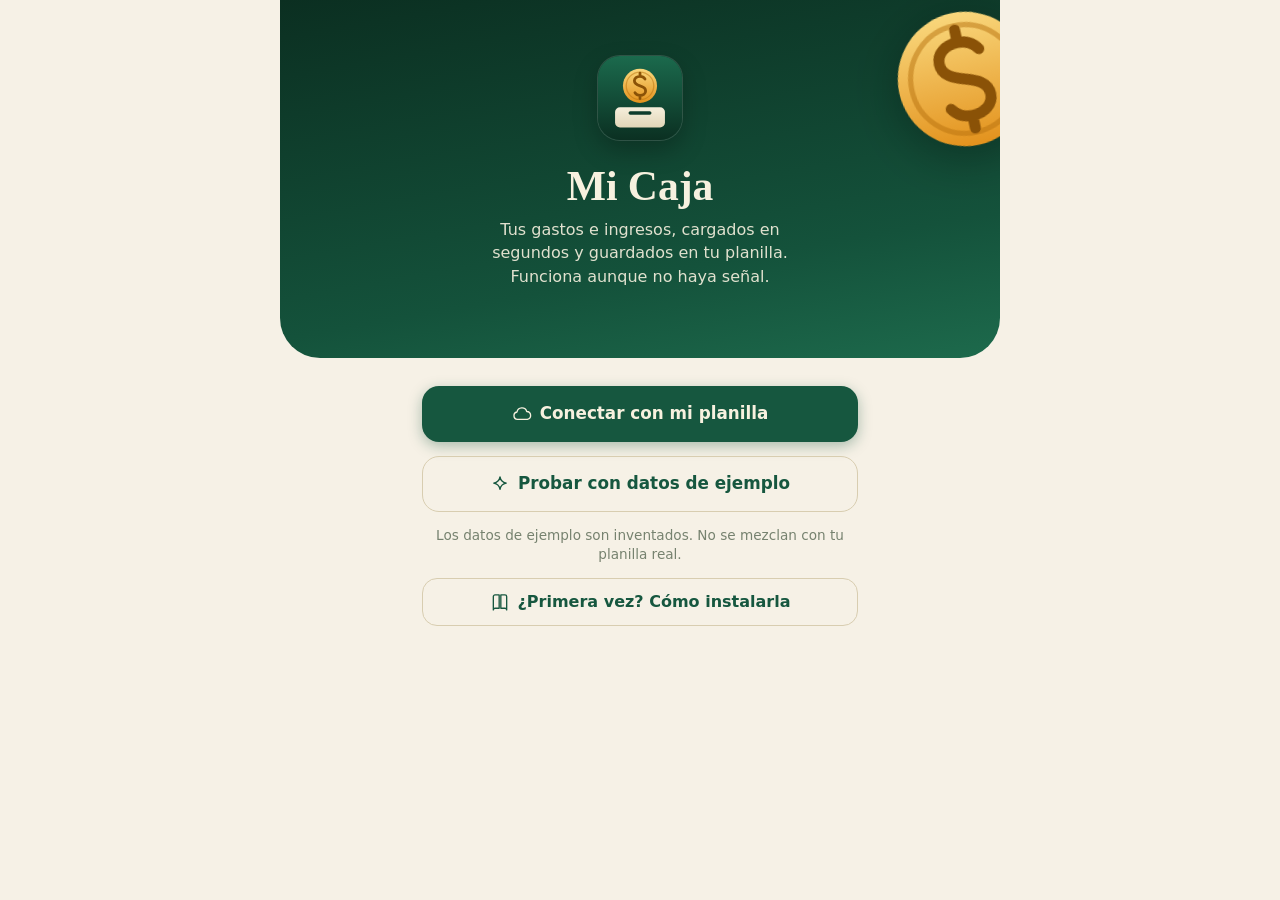
<file: index.html>
<!doctype html>
<html lang="es-AR">
<head>
  <meta charset="utf-8">
  <meta name="viewport" content="width=device-width, initial-scale=1, maximum-scale=1, viewport-fit=cover">
  <title>Mi Caja</title>
  <meta name="description" content="Tus gastos e ingresos, siempre a mano. Funciona sin señal.">
  <meta name="theme-color" content="#0f3d2c">
  <meta name="color-scheme" content="light dark">
  <link rel="manifest" href="manifest.webmanifest">
  <link rel="icon" type="image/png" href="icons/favicon-32.png">
  <link rel="apple-touch-icon" href="icons/apple-touch-icon.png">
  <meta name="mobile-web-app-capable" content="yes">
  <meta name="apple-mobile-web-app-capable" content="yes">
  <meta name="apple-mobile-web-app-title" content="Mi Caja">
  <!-- "default": la app no se dibuja debajo de la barra de estado (igual que Don Enrique) -->
  <meta name="apple-mobile-web-app-status-bar-style" content="default">
  <meta name="format-detection" content="telephone=no">
  <script>
    // Android: sin "viewport-fit=cover" el navegador deja la app entre la barra de estado y la de navegación
    // (algunos, como Samsung Internet, dibujan por debajo de las barras sin avisar cuánto tapan). En el iPhone se mantiene.
    (function () {
      var ios = /iPad|iPhone|iPod/.test(navigator.userAgent) || (navigator.platform === 'MacIntel' && navigator.maxTouchPoints > 1);
      if (!ios) document.querySelector('meta[name=viewport]').setAttribute('content', 'width=device-width, initial-scale=1, maximum-scale=1');
    })();
  </script>
  <link rel="stylesheet" href="css/app.css">
</head>
<body>
  <div id="edge-band" aria-hidden="true"></div>
  <header class="appbar" id="appbar">
    <div class="brand">
      <span class="logo" id="brandLogo" aria-hidden="true"></span>
      <div class="brand-text"><b>Mi Caja</b><small>Finanzas personales</small></div>
    </div>
    <button class="sync-pill" id="sync" type="button" hidden></button>
  </header>
  <script>
    // La barra de arriba queda fija (no rebota con el scroll del iPhone). Se mide su alto para dejarle lugar al contenido.
    (function () { var a = document.getElementById('appbar'); if (!a) return; function m() { document.documentElement.style.setProperty('--appbar-h', a.offsetHeight + 'px'); } m(); addEventListener('resize', m); if (window.ResizeObserver) new ResizeObserver(m).observe(a); })();
  </script>
  <script>
    // Encabezado verde fijo (ver detail-head en app.css): se mide su alto para dejarle lugar al contenido.
    (function () {
      var ro = window.ResizeObserver ? new ResizeObserver(function (e) { set(e[0].target); }) : null, cur = null;
      function set(el) { document.documentElement.style.setProperty('--dh-h', el.offsetHeight + 'px'); }
      function check() {
        var v = document.getElementById('view'), el = v && v.querySelector('.page > .detail-head:first-child');
        if (el === cur) return;
        if (ro && cur) ro.unobserve(cur);
        cur = el;
        if (el) { set(el); if (ro) ro.observe(el); }
      }
      document.addEventListener('DOMContentLoaded', function () { var v = document.getElementById('view'); if (v) new MutationObserver(check).observe(v, { childList: true, subtree: true }); check(); });
    })();
  </script>
  <div class="update-bar" id="update" hidden><span>Hay una versión nueva de Mi Caja.</span><button id="applyUpdate" type="button">Actualizar</button></div>
  <main id="view" tabindex="-1"></main>
  <nav class="tabbar" id="tabbar" aria-label="Secciones"></nav>
  <div id="overlay"></div>
  <div class="toast" id="toast" role="status" aria-live="polite"></div>
  <noscript>Mi Caja necesita JavaScript.</noscript>
  <script type="module" src="js/app.js"></script>
</body>
</html>
</file>
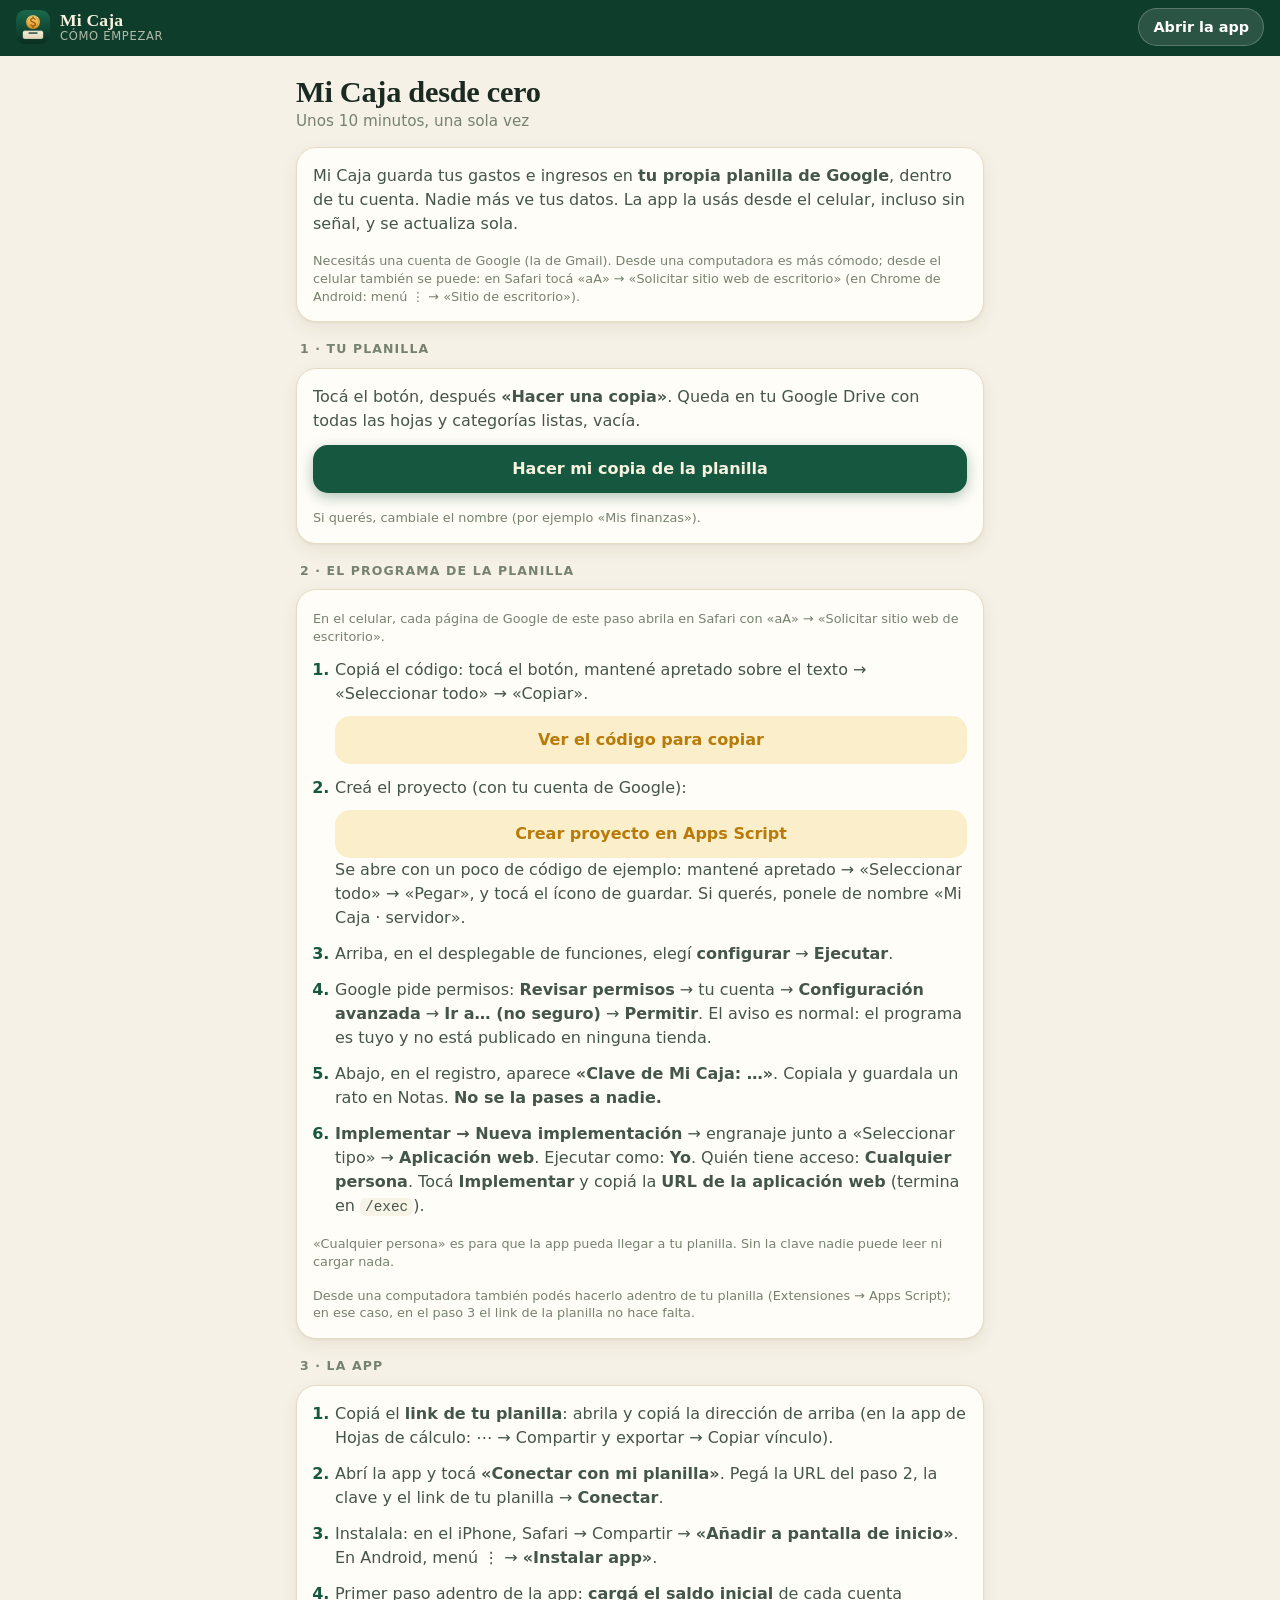
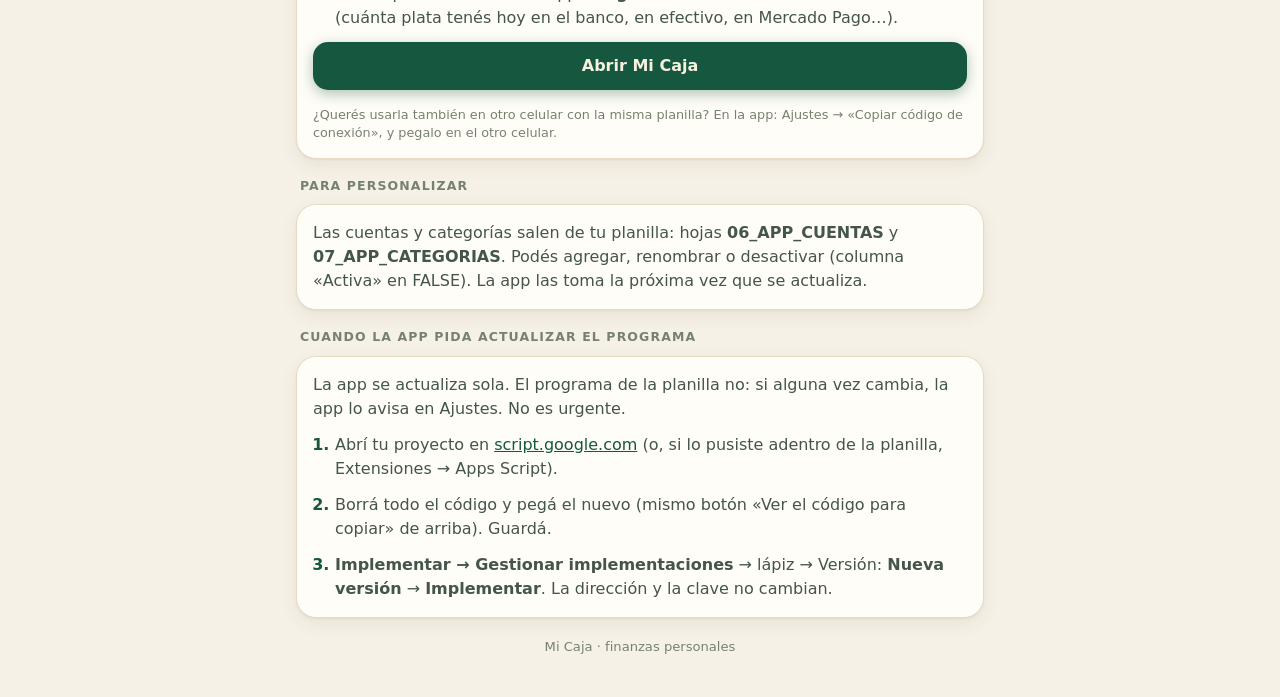
<file: guia.html>
<!doctype html>
<html lang="es-AR">
<head>
  <meta charset="utf-8">
  <meta name="viewport" content="width=device-width, initial-scale=1, viewport-fit=cover">
  <title>Mi Caja · cómo empezar</title>
  <meta name="description" content="Cómo instalar Mi Caja desde cero con tu propia planilla de Google.">
  <meta name="theme-color" content="#0f3d2c">
  <meta name="color-scheme" content="light dark">
  <link rel="icon" type="image/png" href="icons/favicon-32.png">
  <link rel="apple-touch-icon" href="icons/apple-touch-icon.png">
  <script>
    // Android: sin "viewport-fit=cover" el navegador deja la app entre la barra de estado y la de navegación
    // (algunos, como Samsung Internet, dibujan por debajo de las barras sin avisar cuánto tapan). En el iPhone se mantiene.
    (function () {
      var ios = /iPad|iPhone|iPod/.test(navigator.userAgent) || (navigator.platform === 'MacIntel' && navigator.maxTouchPoints > 1);
      if (!ios) document.querySelector('meta[name=viewport]').setAttribute('content', 'width=device-width, initial-scale=1, maximum-scale=1');
    })();
  </script>
  <link rel="stylesheet" href="css/app.css">
</head>
<body class="guide">
  <header class="appbar" id="appbar">
    <div class="brand">
      <img class="logo-img" src="icons/icon-192.png" width="34" height="34" alt="">
      <div class="brand-text"><b>Mi Caja</b><small>Cómo empezar</small></div>
    </div>
    <a class="btn btn-sm guide-open" href="./">Abrir la app</a>
  </header>
  <script>
    // La barra de arriba queda fija (no rebota con el scroll del iPhone). Se mide su alto para dejarle lugar al contenido.
    (function () { var a = document.getElementById('appbar'); if (!a) return; function m() { document.documentElement.style.setProperty('--appbar-h', a.offsetHeight + 'px'); } m(); addEventListener('resize', m); if (window.ResizeObserver) new ResizeObserver(m).observe(a); })();
  </script>
  <main id="view">
    <div class="page">
      <div class="page-head"><div><h1>Mi Caja desde cero</h1><p>Unos 10 minutos, una sola vez</p></div></div>

      <div class="card">
        <p class="prose">Mi Caja guarda tus gastos e ingresos en <b>tu propia planilla de Google</b>, dentro de tu cuenta. Nadie más ve tus datos. La app la usás desde el celular, incluso sin señal, y se actualiza sola.</p>
        <p class="hint">Necesitás una cuenta de Google (la de Gmail). Desde una computadora es más cómodo; desde el celular también se puede: en Safari tocá «aA» → «Solicitar sitio web de escritorio» (en Chrome de Android: menú ⋮ → «Sitio de escritorio»).</p>
      </div>

      <section class="sec">
        <h2 class="sec-title">1 · Tu planilla</h2>
        <div class="card gstep">
          <p class="prose">Tocá el botón, después <b>«Hacer una copia»</b>. Queda en tu Google Drive con todas las hojas y categorías listas, vacía.</p>
          <a class="btn btn-primary btn-block" href="https://docs.google.com/spreadsheets/d/19ZOX4Stajva1b-xgjk602fRN2cTslxJ-RVenh7FOqdo/copy" target="_blank" rel="noopener">Hacer mi copia de la planilla</a>
          <p class="hint">Si querés, cambiale el nombre (por ejemplo «Mis finanzas»).</p>
        </div>
      </section>

      <section class="sec">
        <h2 class="sec-title">2 · El programa de la planilla</h2>
        <div class="card gstep">
          <p class="hint">En el celular, cada página de Google de este paso abrila en Safari con «aA» → «Solicitar sitio web de escritorio».</p>
          <ol class="glist">
            <li>Copiá el código: tocá el botón, mantené apretado sobre el texto → «Seleccionar todo» → «Copiar».
              <a class="btn btn-soft btn-block g-inline" href="https://raw.githubusercontent.com/el-ten/mi-caja/main/gas/Code.gs" target="_blank" rel="noopener">Ver el código para copiar</a></li>
            <li>Creá el proyecto (con tu cuenta de Google):
              <a class="btn btn-soft btn-block g-inline" href="https://script.google.com/create" target="_blank" rel="noopener">Crear proyecto en Apps Script</a>
              Se abre con un poco de código de ejemplo: mantené apretado → «Seleccionar todo» → «Pegar», y tocá el ícono de guardar. Si querés, ponele de nombre «Mi Caja · servidor».</li>
            <li>Arriba, en el desplegable de funciones, elegí <b>configurar</b> → <b>Ejecutar</b>.</li>
            <li>Google pide permisos: <b>Revisar permisos</b> → tu cuenta → <b>Configuración avanzada</b> → <b>Ir a… (no seguro)</b> → <b>Permitir</b>. El aviso es normal: el programa es tuyo y no está publicado en ninguna tienda.</li>
            <li>Abajo, en el registro, aparece <b>«Clave de Mi Caja: …»</b>. Copiala y guardala un rato en Notas. <b>No se la pases a nadie.</b></li>
            <li><b>Implementar → Nueva implementación</b> → engranaje junto a «Seleccionar tipo» → <b>Aplicación web</b>. Ejecutar como: <b>Yo</b>. Quién tiene acceso: <b>Cualquier persona</b>. Tocá <b>Implementar</b> y copiá la <b>URL de la aplicación web</b> (termina en <code>/exec</code>).</li>
          </ol>
          <p class="hint">«Cualquier persona» es para que la app pueda llegar a tu planilla. Sin la clave nadie puede leer ni cargar nada.</p>
          <p class="hint">Desde una computadora también podés hacerlo adentro de tu planilla (Extensiones → Apps Script); en ese caso, en el paso 3 el link de la planilla no hace falta.</p>
        </div>
      </section>

      <section class="sec">
        <h2 class="sec-title">3 · La app</h2>
        <div class="card gstep">
          <ol class="glist">
            <li>Copiá el <b>link de tu planilla</b>: abrila y copiá la dirección de arriba (en la app de Hojas de cálculo: ⋯ → Compartir y exportar → Copiar vínculo).</li>
            <li>Abrí la app y tocá <b>«Conectar con mi planilla»</b>. Pegá la URL del paso 2, la clave y el link de tu planilla → <b>Conectar</b>.</li>
            <li>Instalala: en el iPhone, Safari → Compartir → <b>«Añadir a pantalla de inicio»</b>. En Android, menú ⋮ → <b>«Instalar app»</b>.</li>
            <li>Primer paso adentro de la app: <b>cargá el saldo inicial</b> de cada cuenta (cuánta plata tenés hoy en el banco, en efectivo, en Mercado Pago…).</li>
          </ol>
          <a class="btn btn-primary btn-block" href="./">Abrir Mi Caja</a>
          <p class="hint">¿Querés usarla también en otro celular con la misma planilla? En la app: Ajustes → «Copiar código de conexión», y pegalo en el otro celular.</p>
        </div>
      </section>

      <section class="sec">
        <h2 class="sec-title">Para personalizar</h2>
        <div class="card">
          <p class="prose">Las cuentas y categorías salen de tu planilla: hojas <b>06_APP_CUENTAS</b> y <b>07_APP_CATEGORIAS</b>. Podés agregar, renombrar o desactivar (columna «Activa» en FALSE). La app las toma la próxima vez que se actualiza.</p>
        </div>
      </section>

      <section class="sec" id="actualizar">
        <h2 class="sec-title">Cuando la app pida actualizar el programa</h2>
        <div class="card gstep">
          <p class="prose">La app se actualiza sola. El programa de la planilla no: si alguna vez cambia, la app lo avisa en Ajustes. No es urgente.</p>
          <ol class="glist">
            <li>Abrí tu proyecto en <a href="https://script.google.com/home" target="_blank" rel="noopener">script.google.com</a> (o, si lo pusiste adentro de la planilla, Extensiones → Apps Script).</li>
            <li>Borrá todo el código y pegá el nuevo (mismo botón «Ver el código para copiar» de arriba). Guardá.</li>
            <li><b>Implementar → Gestionar implementaciones</b> → lápiz → Versión: <b>Nueva versión</b> → <b>Implementar</b>. La dirección y la clave no cambian.</li>
          </ol>
        </div>
      </section>

      <p class="version">Mi Caja · finanzas personales</p>
    </div>
  </main>
</body>
</html>
</file>
<file: css/app.css>
/* Mi Caja — mismo sistema visual que Don Enrique (paleta de campo, tipografía del sistema). Base copiada de Don Enrique + agregados de Mi Caja al final. */
:root {
  --bg: #f6f1e6;
  --bg-2: #efe8d7;
  --surface: #fffdf8;
  --surface-2: #f8f3e7;
  --ink: #1b2a21;
  --ink-2: #44554a;
  --muted: #76826f;
  --line: #e6dcc4;
  --line-2: #d8cdb0;
  --green: #16573f;
  --green-d: #0f3d2c;
  --green-2: #1f7254;
  --green-l: #dcebe1;
  --gold: #e9a820;
  --gold-d: #b87a08;
  --gold-l: #fbefcb;
  --red: #b5402f;
  --red-l: #f8dfd9;
  --amber: #b86e00;
  --amber-l: #fcebc8;
  --blue: #2c6a8f;
  --blue-l: #dcebf4;
  --earth: #8a6544;
  --earth-l: #efe2d3;
  --slate: #566570;
  --slate-l: #e3e8eb;
  --trigo: #c48a0f; --trigo-l: #fbeccb;
  --soja: #5f8b32; --soja-l: #e2eed2;
  --maiz: #d9a516; --maiz-l: #fcf0c0;
  --centeno: #8b6a4f; --centeno-l: #eee0d3;
  --otro: #6f7d72; --otro-l: #e6ebe6;
  --on-green: #f7f1df;
  --shadow: 0 1px 2px rgba(60, 45, 10, .06), 0 6px 18px rgba(60, 45, 10, .07);
  --shadow-lg: 0 10px 40px rgba(20, 30, 20, .22);
  --r: 20px;
  --r-sm: 14px;
  --tab-h: 76px;
  --sat: env(safe-area-inset-top, 0px);
  --sab: env(safe-area-inset-bottom, 0px);
  --sal: env(safe-area-inset-left, 0px);
  --sar: env(safe-area-inset-right, 0px);
  --font: system-ui, -apple-system, "SF Pro Text", "Segoe UI", Roboto, sans-serif;
  --serif: ui-serif, "New York", "Iowan Old Style", "Palatino Linotype", Georgia, serif;
  --round: ui-rounded, "SF Pro Rounded", system-ui, -apple-system, sans-serif;
}
:root[data-theme="dark"] {
  --bg: #000000; --bg-2: #1c1c1e; --surface: #1c1c1e; --surface-2: #2c2c2e;
  --ink: #f2f2f7; --ink-2: #d1d1d6; --muted: #9b9ba1; --line: #2c2c2e; --line-2: #3d3d40;
  --green: #5fb48c; --green-d: #123b2c; --green-2: #7bc9a2; --green-l: rgba(95, 180, 140, .17);
  --gold: #efb43a; --gold-d: #efb43a; --gold-l: rgba(239, 180, 58, .17);
  --red: #ee8a78; --red-l: rgba(238, 138, 120, .17); --amber: #eeb35a; --amber-l: rgba(238, 179, 90, .17);
  --blue: #7fb6d6; --blue-l: rgba(127, 182, 214, .17); --earth: #cfa57c; --earth-l: rgba(207, 165, 124, .17); --slate: #a9b4bb; --slate-l: rgba(169, 180, 187, .16);
  --trigo: #e3ac32; --trigo-l: rgba(227, 172, 50, .17); --soja: #8fbf5e; --soja-l: rgba(143, 191, 94, .17);
  --maiz: #f0c33f; --maiz-l: rgba(240, 195, 63, .17); --centeno: #c9a283; --centeno-l: rgba(201, 162, 131, .17);
  --otro: #a3aea6; --otro-l: rgba(163, 174, 166, .16);
  --seg-on: #5a5a5e; --seg-on-ink: #fff; --seg-em: rgba(255, 255, 255, .22); --seg-em-ink: #fff;
  --well: #2c2c2e; --track: #48484a;
  --shadow: 0 0 0 .5px rgba(255, 255, 255, .05), 0 1px 3px rgba(0, 0, 0, .35);
  --shadow-lg: 0 10px 40px rgba(0, 0, 0, .55);
}
@media (prefers-color-scheme: dark) {
  :root:not([data-theme="light"]):not([data-theme="dark"]) {
    --bg: #000000; --bg-2: #1c1c1e; --surface: #1c1c1e; --surface-2: #2c2c2e;
    --ink: #f2f2f7; --ink-2: #d1d1d6; --muted: #9b9ba1; --line: #2c2c2e; --line-2: #3d3d40;
    --green: #5fb48c; --green-d: #123b2c; --green-2: #7bc9a2; --green-l: rgba(95, 180, 140, .17);
    --gold: #efb43a; --gold-d: #efb43a; --gold-l: rgba(239, 180, 58, .17);
    --red: #ee8a78; --red-l: rgba(238, 138, 120, .17); --amber: #eeb35a; --amber-l: rgba(238, 179, 90, .17);
    --blue: #7fb6d6; --blue-l: rgba(127, 182, 214, .17); --earth: #cfa57c; --earth-l: rgba(207, 165, 124, .17); --slate: #a9b4bb; --slate-l: rgba(169, 180, 187, .16);
    --trigo: #e3ac32; --trigo-l: rgba(227, 172, 50, .17); --soja: #8fbf5e; --soja-l: rgba(143, 191, 94, .17);
    --maiz: #f0c33f; --maiz-l: rgba(240, 195, 63, .17); --centeno: #c9a283; --centeno-l: rgba(201, 162, 131, .17);
    --otro: #a3aea6; --otro-l: rgba(163, 174, 166, .16);
    --seg-on: #5a5a5e; --seg-on-ink: #fff; --seg-em: rgba(255, 255, 255, .22); --seg-em-ink: #fff;
    --well: #2c2c2e; --track: #48484a;
    --shadow: 0 0 0 .5px rgba(255, 255, 255, .05), 0 1px 3px rgba(0, 0, 0, .35);
    --shadow-lg: 0 10px 40px rgba(0, 0, 0, .55);
  }
}

*, *::before, *::after { box-sizing: border-box; }
html { -webkit-text-size-adjust: 100%; text-size-adjust: 100%; background: var(--bg); overscroll-behavior-y: contain; }
body {
  margin: 0; min-height: 100vh; min-height: 100dvh; background: var(--bg); color: var(--ink);
  font: 16px/1.4 var(--font); -webkit-font-smoothing: antialiased; -webkit-tap-highlight-color: transparent;
  overscroll-behavior-y: contain; padding-bottom: calc(var(--tab-h) + var(--sab) + 18px);
  /* la barra de arriba es fija: el contenido arranca debajo (el alto real lo mide un script en index.html) */
  padding-top: var(--appbar-h, calc(var(--sat) + 58px));
}
body.has-fab { padding-bottom: calc(var(--tab-h) + var(--sab) + 96px); }
body.noscroll { overflow: hidden; }
body.welcome { padding-bottom: 0; padding-top: 0; }
body.welcome .appbar, body.welcome .tabbar { display: none; }
button { font: inherit; color: inherit; cursor: pointer; -webkit-appearance: none; appearance: none; border: 0; background: none; padding: 0; touch-action: manipulation; }
button:disabled { cursor: default; }
h1, h2, h3, p { margin: 0; }
a { color: var(--green); }
#view { outline: none; max-width: 720px; margin: 0 auto; }
small { font-size: .8125rem; }
.ic { display: inline-flex; flex: none; align-items: center; justify-content: center; vertical-align: middle; }
.ic svg { display: block; }
.spin svg { animation: spin 1s linear infinite; }
@keyframes spin { to { transform: rotate(360deg); } }
:focus-visible { outline: 3px solid color-mix(in srgb, var(--gold) 70%, transparent); outline-offset: 2px; border-radius: 10px; }

/* ----- franja invisible en el borde de arriba -----
   iOS 26 difumina el borde superior de las apps instaladas, salvo que ahí haya un elemento FIJO, ancho y con color de fondo:
   entonces usa ese color y no difumina. La franja no pinta nada (background-clip: text), solo le dice a iOS qué color usar. */
#edge-band {
  position: fixed; top: 0; left: 0; right: 0; height: 14px; z-index: 2147483647; pointer-events: none;
  background-color: var(--green-d); -webkit-background-clip: text; background-clip: text; color: transparent;
}
body.sheet-full-open #edge-band { background-color: var(--surface); }

/* ----- barra superior ----- */
.appbar {
  position: fixed; top: 0; left: 0; right: 0; z-index: 30; display: flex; align-items: center; justify-content: space-between; gap: 10px;
  padding: calc(var(--sat) + 8px) calc(var(--sar) + 16px) 10px calc(var(--sal) + 16px);
  background: var(--green-d); color: var(--on-green);
}
/* si el iPhone "rebota" al tirar la pantalla hacia abajo, el verde de la barra sigue hacia arriba y no queda un hueco oscuro */
.appbar::before { content: ''; position: absolute; left: 0; right: 0; bottom: 100%; height: 100vh; background: var(--green-d); pointer-events: none; }
.brand { display: flex; align-items: center; gap: 10px; min-width: 0; }
.logo { display: inline-flex; flex: none; border-radius: 7.5px; box-shadow: 0 0 0 1px rgba(255, 255, 255, .12); }
.logo svg { display: block; }
.brand-text { display: flex; flex-direction: column; line-height: 1.1; white-space: nowrap; }
.brand-text b { font: 700 1.1rem/1.1 var(--serif); letter-spacing: .01em; }
.brand-text small { font-size: .72rem; opacity: .7; letter-spacing: .06em; text-transform: uppercase; }
.sync-pill {
  flex: none; display: inline-flex; align-items: center; gap: 6px; min-height: 36px; padding: 0 12px; border-radius: 999px;
  font-size: .82rem; font-weight: 600; white-space: nowrap; background: rgba(255, 255, 255, .12); color: var(--on-green);
  border: 1px solid rgba(255, 255, 255, .16);
}
.sync-pill[hidden] { display: none; }
.sync-ok .ic { color: #8fe0b4; }
.sync-busy { background: rgba(255, 255, 255, .18); }
.sync-warn { background: #f1b540; color: #3a2800; border-color: transparent; }
.sync-off { background: #efe4c8; color: #4a3d1a; border-color: transparent; }
.sync-err { background: #f0a090; color: #4a0f06; border-color: transparent; }
.sync-demo { background: rgba(233, 168, 32, .22); color: #ffd980; border-color: rgba(233, 168, 32, .4); }

/* ----- barra inferior (efecto vidrio) ----- */
.tabbar {
  position: fixed; left: calc(var(--sal) + 14px); right: calc(var(--sar) + 14px); bottom: calc(var(--sab) + 8px); z-index: 40;
  display: flex; justify-content: space-around; padding: 5px 9px; border-radius: 32px;
  background: color-mix(in srgb, var(--surface) 46%, transparent); border: 0;
  -webkit-backdrop-filter: blur(24px) saturate(1.9) brightness(1.04); backdrop-filter: blur(24px) saturate(1.9) brightness(1.04);
  box-shadow:
    inset 0 1px 0 rgba(255, 255, 255, .34), inset 0 -1px 0 rgba(255, 255, 255, .07),
    inset 1px 0 0 rgba(255, 255, 255, .10), inset -1px 0 0 rgba(255, 255, 255, .10),
    0 10px 28px rgba(0, 0, 0, .30), 0 1px 3px rgba(0, 0, 0, .22);
}
:root:not([data-theme="dark"]) .tabbar { background: color-mix(in srgb, var(--surface) 52%, transparent); box-shadow: inset 0 1px 0 rgba(255, 255, 255, .95), inset 0 -1px 0 rgba(255, 255, 255, .5), inset 0 0 0 .5px rgba(20, 40, 30, .10), 0 10px 26px rgba(20, 40, 30, .16), 0 1px 3px rgba(20, 40, 30, .12); }
@media (prefers-color-scheme: dark) { :root:not([data-theme="light"]):not([data-theme="dark"]) .tabbar { background: color-mix(in srgb, var(--surface) 46%, transparent); box-shadow: inset 0 1px 0 rgba(255, 255, 255, .34), inset 0 -1px 0 rgba(255, 255, 255, .07), inset 1px 0 0 rgba(255, 255, 255, .10), inset -1px 0 0 rgba(255, 255, 255, .10), 0 10px 28px rgba(0, 0, 0, .30), 0 1px 3px rgba(0, 0, 0, .22); } }
.tabbar button {
  flex: 1; max-width: 120px; min-height: 54px; display: flex; flex-direction: column; align-items: center; justify-content: center; gap: 2px;
  color: var(--muted); font-size: clamp(.56rem, 2.55vw, .66rem); font-weight: 600; border-radius: 27px; position: relative; transition: color .25s;
}
.tabbar button[aria-current="true"] { color: var(--green); }
/* cápsula que se desliza hacia la pestaña activa (un poco más ancha que el botón para que el nombre respire) */
.tab-glider {
  position: absolute; top: 5px; bottom: 5px; left: 0; width: var(--gw, 0); border-radius: 27px; pointer-events: none;
  transform: translateX(var(--gx, 0));
  background: color-mix(in srgb, var(--ink) 11%, transparent); box-shadow: inset 0 1px 0 rgba(255, 255, 255, .18);
  transition: transform .46s cubic-bezier(.3, 1.28, .5, 1), width .46s cubic-bezier(.3, 1.28, .5, 1), opacity .2s;
}
.tab-glider.jump { transition: none; }
.tab-glider.off { opacity: 0; }
@media (prefers-reduced-motion: reduce) { .tab-glider { transition: none; } .tabbar button { transition: none; } }
/* al tocar: el ícono se achica un poco; sin fondo propio, para que la única cápsula sea la que se desliza */
.tabbar button svg { transition: transform .16s; }
.tabbar button:active svg { transform: scale(.88); }

/* ----- botón flotante ----- */
#fab-slot { position: fixed; right: calc(var(--sar) + 16px); bottom: calc(var(--tab-h) + var(--sab) + 14px); z-index: 35; }
.fab {
  display: inline-flex; align-items: center; gap: 8px; min-height: 56px; padding: 0 22px 0 18px; border-radius: 999px;
  background: var(--gold); color: #2a1d00; font-weight: 700; font-size: 1rem; box-shadow: 0 8px 24px rgba(184, 122, 8, .45);
}
.fab:active { transform: scale(.97); }

/* ----- contenedores ----- */
.page { padding: 14px calc(var(--sar) + 16px) 8px calc(var(--sal) + 16px); display: flex; flex-direction: column; gap: 14px; }
.page-head { display: flex; align-items: flex-end; justify-content: space-between; gap: 12px; padding-top: 6px; }
.page-head h1 { font: 700 1.9rem/1.1 var(--serif); letter-spacing: -.01em; }
.page-head p { color: var(--muted); font-size: .95rem; margin-top: 2px; }
.sec { display: flex; flex-direction: column; gap: 10px; }
.sec-title { font-size: .78rem; font-weight: 700; letter-spacing: .09em; text-transform: uppercase; color: var(--muted); padding: 4px 4px 0; }
.group-title { font: 700 1.05rem/1.2 var(--serif); margin: 8px 2px 0; color: var(--ink-2); }
.list { display: flex; flex-direction: column; gap: 10px; }
.center { text-align: center; display: flex; justify-content: center; }
.grow { flex: 1; min-width: 0; }
.muted { color: var(--muted); }
.small { font-size: .85rem; }
.pad { padding: 14px; }
.prose { color: var(--ink-2); line-height: 1.5; }
.mono { font-family: ui-monospace, "SF Mono", Menlo, monospace; font-size: .85rem; }

.card {
  display: flex; flex-direction: column; gap: 12px; width: 100%; text-align: left; padding: 16px; border-radius: var(--r);
  background: var(--surface); border: 1px solid var(--line); box-shadow: var(--shadow);
}
.card.tap, .tap-card { cursor: pointer; transition: transform .12s ease, box-shadow .12s ease; }
.card.tap:active, .tap-card:active { transform: scale(.985); }
.card.flat, .live-card.flat { box-shadow: none; }
.row-flex { flex-direction: row; align-items: center; gap: 12px; }
.row-top { display: flex; align-items: center; gap: 12px; }
.row-top[role="button"] { cursor: pointer; }
.title-line { display: flex; align-items: center; justify-content: space-between; gap: 8px; flex-wrap: wrap; }
.ct { font-size: 1.04rem; font-weight: 650; line-height: 1.2; }
.sub { color: var(--ink-2); font-size: .9rem; margin-top: 2px; overflow-wrap: anywhere; }
.meta { display: flex; flex-wrap: wrap; gap: 6px 14px; color: var(--ink-2); font-size: .85rem; align-items: center; }
.meta > span { display: inline-flex; align-items: center; gap: 5px; }
.meta .strong, .strong { font-weight: 700; color: var(--ink); }
.meta .good { color: var(--green); font-weight: 600; }
.meta .bad { color: var(--red); font-weight: 600; }
.meta .warnx { color: var(--amber); font-weight: 600; }
.camp { font: 600 .78rem var(--round); color: var(--muted); background: var(--well, var(--bg-2)); padding: 2px 8px; border-radius: 999px; }
.big-num { font: 700 1.25rem/1.1 var(--round); white-space: nowrap; color: var(--ink); }
.big-num.sm { font-size: 1rem; }
.big-num.center { font-size: 2.2rem; justify-content: center; padding-top: 4px; }
.lit { font: 700 1rem var(--round); white-space: nowrap; }
.lit-in { color: var(--green); } .lit-out { color: var(--red); } .lit-mid { color: var(--blue); }

/* insignias de cultivo / tipo */
.crop {
  flex: none; display: inline-flex; align-items: center; justify-content: center; width: 46px; height: 46px; border-radius: 15px;
  background: var(--otro-l); color: var(--otro);
}
.crop-trigo { background: var(--trigo-l); color: var(--trigo); }
.crop-soja { background: var(--soja-l); color: var(--soja); }
.crop-maiz { background: var(--maiz-l); color: var(--maiz); }
.crop-centeno { background: var(--centeno-l); color: var(--centeno); }
.crop-silo { background: var(--gold-l); color: var(--gold-d); }
.crop-earth { background: var(--earth-l); color: var(--earth); }
.crop-blue { background: var(--blue-l); color: var(--blue); }
.crop-warn { background: var(--amber-l); color: var(--amber); }
.crop-fuel-in { background: var(--green-l); color: var(--green); }
.crop-fuel-mid { background: var(--blue-l); color: var(--blue); }
.crop-fuel-out { background: var(--red-l); color: var(--red); }

/* chips */
.chip {
  display: inline-flex; align-items: center; gap: 4px; min-height: 24px; padding: 0 10px; border-radius: 999px; white-space: nowrap;
  font-size: .75rem; font-weight: 650; background: var(--well, var(--bg-2)); color: var(--ink-2);
}
.chip-live { background: var(--green-l); color: var(--green); }
.chip-live::before { content: ""; width: 7px; height: 7px; border-radius: 50%; background: currentColor; animation: pulse 1.6s ease-in-out infinite; }
@keyframes pulse { 50% { opacity: .25; } }
.chip-ok { background: var(--green-l); color: var(--green); }
.chip-done { background: var(--well, var(--bg-2)); color: var(--ink-2); }
.chip-warn { background: var(--amber-l); color: var(--amber); }
.chip-info { background: var(--blue-l); color: var(--blue); }
.chip-err { background: var(--red-l); color: var(--red); }
.chip-neutral { background: var(--well, var(--bg-2)); color: var(--muted); }

/* botones */
.btn {
  display: inline-flex; align-items: center; justify-content: center; gap: 8px; min-height: 48px; padding: 0 20px; border-radius: 15px;
  font-weight: 650; font-size: 1rem; transition: transform .1s ease, filter .1s ease; white-space: nowrap;
}
.btn:active:not(:disabled) { transform: scale(.97); filter: brightness(.95); }
.btn:disabled { opacity: .45; }
.btn-lg { min-height: 56px; font-size: 1.05rem; border-radius: 17px; }
.btn-sm { min-height: 40px; padding: 0 14px; font-size: .9rem; border-radius: 12px; }
.btn-block { width: 100%; }
.btn-primary { background: var(--green); color: var(--on-green); box-shadow: 0 4px 14px color-mix(in srgb, var(--green) 35%, transparent); }
:root[data-theme="dark"] .btn-primary { color: #06150e; }
@media (prefers-color-scheme: dark) { :root:not([data-theme="light"]) .btn-primary { color: #06150e; } }
.btn-soft { background: var(--gold-l); color: var(--gold-d); }
.btn-info { background: var(--blue-l); color: var(--blue); }
.btn-ghost { background: transparent; color: var(--green); border: 1.5px solid var(--line-2); }
.btn-danger { background: var(--red); color: #fff; }
.btn.busy { opacity: .7; pointer-events: none; }
.btn-row { display: flex; gap: 8px; flex-wrap: wrap; }
.btn-row > .btn { flex: 1 1 auto; }
.btn-col { display: flex; flex-direction: column; gap: 10px; }
.row-2 { display: grid; grid-template-columns: 1fr 1fr; gap: 10px; }
.icon-btn { display: inline-flex; align-items: center; justify-content: center; width: 44px; height: 44px; border-radius: 14px; color: var(--ink-2); flex: none; }
.icon-btn:active { background: var(--bg-2); }
.icon-btn.light { background: rgba(255, 255, 255, .14); color: var(--on-green); }
.link { color: var(--green); font-weight: 650; padding: 8px; }

/* ----- inicio ----- */
.hero {
  position: relative; overflow: hidden; border-radius: 26px; padding: 22px 18px 18px; color: var(--on-green);
  background: linear-gradient(160deg, var(--green-d) 0%, #14523b 70%, #1d6a4c 100%); box-shadow: var(--shadow);
}
:root[data-theme="dark"] .hero { background: linear-gradient(160deg, #0b2a1d, #124030 70%, #17513b); }
@media (prefers-color-scheme: dark) { :root:not([data-theme="light"]) .hero { background: linear-gradient(160deg, #0b2a1d, #124030 70%, #17513b); } }
.hero-art { position: absolute; top: 0; right: 0; width: 400px; height: 190px; opacity: .95; pointer-events: none; }
.hero-art svg { width: 400px; height: 190px; display: block; overflow: visible; }
.hero > *:not(.hero-art) { position: relative; }
.eyebrow { font-size: .78rem; font-weight: 700; letter-spacing: .1em; text-transform: uppercase; color: #f5d27a; }
.hero h1 { font: 700 2.1rem/1.1 var(--serif); margin: 6px 0 84px; }
.hero-stats { display: grid; grid-template-columns: repeat(3, 1fr); gap: 8px; }
.hs {
  display: flex; flex-direction: column; align-items: flex-start; gap: 2px; padding: 10px 12px; border-radius: 16px; text-align: left;
  background: rgba(10, 36, 26, .55); border: 1px solid rgba(255, 255, 255, .14); -webkit-backdrop-filter: blur(8px); backdrop-filter: blur(8px); color: var(--on-green);
}
.hs b { font: 700 1.7rem/1 var(--round); }
.hs span { font-size: .74rem; opacity: .85; line-height: 1.15; }
.quick { display: grid; grid-template-columns: repeat(4, 1fr); gap: 8px; }
.q {
  display: flex; flex-direction: column; align-items: center; gap: 8px; padding: 12px 4px 10px; border-radius: 18px; text-align: center;
  background: var(--surface); border: 1px solid var(--line); box-shadow: var(--shadow); font-size: .74rem; font-weight: 650; line-height: 1.15; color: var(--ink-2);
}
.q:active { transform: scale(.96); }
.q-ic { display: inline-flex; width: 46px; height: 46px; border-radius: 15px; align-items: center; justify-content: center; background: var(--green-l); color: var(--green); }
.q:nth-child(2) .q-ic { background: var(--gold-l); color: var(--gold-d); }
.q:nth-child(3) .q-ic { background: var(--blue-l); color: var(--blue); }
.q:nth-child(4) .q-ic { background: var(--earth-l); color: var(--earth); }
.live-card { display: flex; flex-direction: column; gap: 10px; padding: 14px; border-radius: var(--r); background: var(--surface); border: 1.5px solid color-mix(in srgb, var(--green) 35%, var(--line)); box-shadow: var(--shadow); }
.live-card > .card { box-shadow: none; border: 0; padding: 0; background: none; }
.live-time { display: flex; align-items: center; gap: 8px; flex-wrap: wrap; padding: 10px 12px; border-radius: 14px; background: var(--green-l); color: var(--green); }
.live-time b { font: 700 1.5rem/1 var(--round); }
.live-time span { font-size: .85rem; }
.live-time em { font-style: normal; font-size: .8rem; opacity: .8; margin-left: auto; }
.tank-row { display: grid; grid-template-columns: 1fr 1fr; gap: 14px; }
.tank { display: flex; flex-direction: column; gap: 6px; }
.tank small { color: var(--muted); }
.tank-top { display: flex; justify-content: space-between; align-items: baseline; gap: 6px; font-size: .88rem; color: var(--ink-2); }
.tank-top b { font: 700 1.05rem var(--round); color: var(--ink); }
.tank.big { gap: 8px; }
.tank.big .tank-top { font-size: 1rem; }
.tank.big .tank-top b { font-size: 1.4rem; }
.nudge { display: flex; align-items: flex-start; gap: 12px; padding: 14px; border-radius: var(--r); background: var(--gold-l); color: var(--ink); border: 1px solid color-mix(in srgb, var(--gold) 40%, transparent); }
.nudge > .ic { color: var(--gold-d); margin-top: 2px; }
.nudge p { font-size: .85rem; color: var(--ink-2); margin-top: 2px; }

/* barras */
.gauge { position: relative; height: 12px; border-radius: 999px; background: var(--track, var(--bg-2)); margin-bottom: 22px; }
.gauge i { position: absolute; inset: 0 auto 0 0; border-radius: inherit; background: linear-gradient(90deg, var(--green-2), var(--green)); transition: width .4s ease; min-width: 0; }
.gauge span { position: absolute; left: 2px; top: 17px; font-size: .78rem; font-weight: 600; color: var(--ink-2); white-space: nowrap; }
.gauge.slim { height: 10px; margin-bottom: 0; } .gauge.slim span { display: none; }
.gauge.neg i { background: var(--red); }

/* estadísticas */
.stats { display: grid; grid-template-columns: repeat(2, 1fr); gap: 8px; }
.stats.three { grid-template-columns: repeat(3, 1fr); }
.stats.money .stat:first-child { grid-column: 1 / -1; }
.stats.money .stat:first-child b { font-size: 1.35rem; }
.stat { display: flex; flex-direction: column; gap: 4px; padding: 12px; border-radius: var(--r-sm); background: var(--surface-2); border: 1px solid var(--line); }
.stat span { font-size: .74rem; color: var(--muted); font-weight: 600; }
.stat b { font: 700 1.1rem/1.15 var(--round); overflow-wrap: anywhere; }
.totals { display: grid; grid-template-columns: repeat(auto-fit, minmax(130px, 1fr)); gap: 8px; }
.total { display: flex; flex-direction: column; gap: 3px; padding: 12px; border-radius: var(--r-sm); }
.total small { font-weight: 700; letter-spacing: .05em; text-transform: uppercase; font-size: .7rem; }
.total b { font: 700 1.2rem var(--round); color: var(--ink); }
.total span { font-size: .8rem; color: var(--ink-2); }
.tiles { display: grid; grid-template-columns: 1fr 1fr; gap: 12px; }
.tile { display: flex; flex-direction: column; align-items: flex-start; gap: 4px; padding: 16px; min-height: 130px; border-radius: 22px; text-align: left; border: 1px solid var(--line); box-shadow: var(--shadow); background: var(--surface); }
.tile b { font: 700 1.1rem var(--serif); margin-top: auto; }
.tile small { color: var(--ink-2); }
.tile-ic { display: inline-flex; width: 50px; height: 50px; align-items: center; justify-content: center; border-radius: 16px; margin-bottom: 8px; }
.tile-gold .tile-ic { background: var(--gold-l); color: var(--gold-d); }
.tile-green .tile-ic { background: var(--green-l); color: var(--green); }
.tile-earth .tile-ic { background: var(--earth-l); color: var(--earth); }
.tile-blue .tile-ic { background: var(--blue-l); color: var(--blue); }
.tile-slate .tile-ic { background: var(--slate-l); color: var(--slate); }
.tile:active { transform: scale(.97); }

/* control de camiones */
.control { display: flex; align-items: center; gap: 8px; flex-wrap: wrap; padding: 12px 14px; border-radius: var(--r-sm); background: var(--amber-l); color: var(--amber); }
.control > span:not(.ic) { flex-basis: 100%; font-size: .85rem; }
.control-ok { background: var(--green-l); color: var(--green); }
.control-err { background: var(--red-l); color: var(--red); }
.control-warn { background: var(--amber-l); color: var(--amber); }
.stat.ok b { color: var(--green); } .stat.err b { color: var(--red); } .stat.warn b { color: var(--amber); }

/* detalle */
.detail-head { position: relative; display: flex; align-items: center; gap: 10px; flex-wrap: wrap; margin: -14px calc(-1 * (var(--sar) + 16px)) 0 calc(-1 * (var(--sal) + 16px)); padding: 12px calc(var(--sar) + 16px) 18px calc(var(--sal) + 16px); background: linear-gradient(180deg, var(--green-d), #145039); color: var(--on-green); border-radius: 0 0 26px 26px; }
.dh-main { flex: 1; min-width: 0; display: flex; align-items: center; gap: 12px; }
.dh-main h1 { font: 700 1.35rem/1.15 var(--serif); }
.dh-main p { opacity: .8; font-size: .9rem; margin-top: 2px; }
.dh-chips { flex-basis: 100%; display: flex; gap: 6px; flex-wrap: wrap; padding-left: 54px; }
.backbar { display: flex; align-items: center; gap: 6px; }
.backbar h1 { font: 700 1.3rem var(--serif); flex: 1; }
.kv { display: flex; justify-content: space-between; gap: 16px; padding: 9px 0; border-bottom: 1px dashed var(--line); align-items: baseline; }
.kv:last-child { border-bottom: 0; }
.kv .k { color: var(--muted); font-size: .9rem; flex: none; }
.kv .v { text-align: right; overflow-wrap: anywhere; font-weight: 550; }
.kv .v.strong { font-weight: 750; }

/* buscadores y filtros */
.searchbox { display: flex; align-items: center; gap: 8px; padding: 0 14px; min-height: 48px; border-radius: 16px; background: var(--surface); border: 1px solid var(--line); color: var(--muted); }
.searchbox .input.search { border: 0; background: transparent; padding: 0; min-height: 44px; box-shadow: none; flex: 1; color: var(--ink); }
.searchbox .input.search:focus { outline: none; box-shadow: none; }
.filters { display: flex; gap: 8px; overflow-x: auto; margin: 0 calc(-1 * (var(--sar) + 16px)) 0 calc(-1 * (var(--sal) + 16px)); padding: 2px calc(var(--sar) + 16px) 4px calc(var(--sal) + 16px); scrollbar-width: none; }
.filters::-webkit-scrollbar { display: none; }
.filters.fit { overflow: visible; }
.filters.fit .filter { flex: 1 1 0; min-width: 0; }
.filters.fit .filter .input.select.sm { flex: 1; min-width: 0; width: 100%; text-overflow: ellipsis; }
.filter { flex: none; display: flex; align-items: center; gap: 6px; min-height: 44px; padding: 0 4px 0 16px; border-radius: 999px; background: var(--surface); border: 1px solid var(--line); font-weight: 600; font-size: .85rem; color: var(--muted); }
.filter .input.select.sm { width: auto; min-height: 40px; border: 0; background-color: transparent; padding: 0 28px 0 2px; font-weight: 650; color: var(--ink);
  background-image: url("data:image/svg+xml;utf8,<svg xmlns='http://www.w3.org/2000/svg' width='16' height='16' viewBox='0 0 24 24' fill='none' stroke='%2376826f' stroke-width='2' stroke-linecap='round' stroke-linejoin='round'><path d='m6 9 6 6 6-6'/></svg>"); background-repeat: no-repeat; background-position: right 6px center; }
.filter .input.select.sm:focus { box-shadow: none; }
.seg { display: flex; padding: 4px; gap: 2px; border-radius: 16px; background: var(--bg-2); }
.seg button { position: relative; flex: 1; min-width: 0; min-height: 42px; border-radius: 12px; font-weight: 650; font-size: .88rem; color: var(--ink-2); display: inline-flex; align-items: center; justify-content: center; gap: 6px; padding: 0 6px; }
.seg button.on { background: var(--seg-on, var(--surface)); color: var(--seg-on-ink, var(--green)); box-shadow: var(--shadow); font-weight: 700; }
.seg em { font-style: normal; font-size: .68rem; font-weight: 700; min-width: 18px; padding: 0 5px; line-height: 17px; border-radius: 999px; background: var(--green-l); color: var(--green); position: absolute; top: 1px; right: 3px; }
.seg button.on em { background: var(--seg-em, var(--green-l)); color: var(--seg-em-ink, var(--green)); }
.seg button:has(em) { padding-right: 14px; }

/* vacíos y avisos */
.empty { display: flex; flex-direction: column; align-items: center; gap: 6px; text-align: center; padding: 18px 10px; }
.empty-ic { display: inline-flex; width: 64px; height: 64px; border-radius: 22px; background: var(--well, var(--bg-2)); color: var(--muted); align-items: center; justify-content: center; margin-bottom: 4px; }
.empty h3 { font: 700 1.1rem var(--serif); }
.empty p { color: var(--muted); font-size: .92rem; max-width: 28ch; }
.note { display: flex; align-items: flex-start; gap: 10px; padding: 12px 14px; border-radius: var(--r-sm); font-size: .9rem; line-height: 1.35; background: var(--blue-l); color: var(--blue); }
.note > .ic { margin-top: 1px; }
.note span { color: var(--ink); }
.note-warn { background: var(--amber-l); color: var(--amber); }
.note-ok { background: var(--green-l); color: var(--green); }
.note-err, .note-danger { background: var(--red-l); color: var(--red); }
.hint { color: var(--muted); font-size: .8rem; margin-top: 4px; display: block; }

/* ----- formularios ----- */
.form { display: flex; flex-direction: column; gap: 16px; padding-bottom: 8px; }
.form-sub { color: var(--ink-2); font-size: .92rem; }
.f-section { font-size: .78rem; font-weight: 700; letter-spacing: .09em; text-transform: uppercase; color: var(--green); padding-top: 8px; border-top: 1px solid var(--line); }
.field { display: flex; flex-direction: column; gap: 6px; }
.f-label { font-size: .86rem; font-weight: 650; color: var(--ink-2); }
.req { color: var(--red); font-style: normal; margin-left: 3px; }
.input {
  width: 100%; min-height: 50px; padding: 0 14px; border-radius: 14px; background: var(--surface); color: var(--ink);
  border: 1.5px solid var(--line-2); font: inherit; font-size: 16px; -webkit-appearance: none; appearance: none;
}
textarea.input { padding: 12px 14px; min-height: 80px; resize: vertical; line-height: 1.4; }
.input:focus { outline: none; border-color: var(--green); box-shadow: 0 0 0 4px color-mix(in srgb, var(--green) 18%, transparent); }
.input::placeholder { color: var(--muted); opacity: .8; }
.input.readonly { display: flex; align-items: center; background: var(--surface-2); color: var(--ink-2); border-style: dashed; }
.has-error .input { border-color: var(--red); }
.err { color: var(--red); font-size: .82rem; font-weight: 600; }
.input-wrap { position: relative; }
.input-wrap .input { padding-right: 60px; }
.unit { position: absolute; right: 14px; top: 50%; transform: translateY(-50%); color: var(--muted); font-size: .85rem; font-weight: 600; pointer-events: none; }
.select-wrap { position: relative; }
.select-wrap > .ic { position: absolute; right: 12px; top: 50%; transform: translateY(-50%); pointer-events: none; color: var(--muted); }
.input.select { padding-right: 40px; }
.input.select.sm { min-height: 40px; font-size: 16px; }
/* fecha y hora: texto propio + campo nativo transparente encima (el iPhone lo dibuja descentrado) */
.pick-wrap { position: relative; display: flex; align-items: center; justify-content: space-between; gap: 8px; text-align: left; color: var(--ink); overflow: hidden; }
.pick-wrap .pick-shown { flex: 1; min-width: 0; white-space: nowrap; }
.pick-wrap.empty .pick-shown { color: var(--muted); }
.pick-wrap > .ic { flex: none; color: var(--muted); }
.pick-wrap > .pick-native { position: absolute; inset: 0; width: 100%; height: 100%; margin: 0; padding: 0; border: 0; opacity: 0; font-size: 16px; -webkit-appearance: none; appearance: none; background: transparent; }
.pick-wrap:focus-within { border-color: var(--green); box-shadow: 0 0 0 4px color-mix(in srgb, var(--green) 18%, transparent); }
.chips { display: flex; gap: 8px; flex-wrap: wrap; }
.chips.wrap { flex-wrap: wrap; }
.opt { min-height: 44px; padding: 0 16px; border-radius: 999px; background: var(--surface); border: 1.5px solid var(--line-2); font-weight: 600; font-size: .92rem; color: var(--ink-2); display: inline-flex; align-items: center; gap: 6px; }
.opt.sm { min-height: 34px; padding: 0 12px; font-size: .82rem; }
.opt.on { background: var(--green-l); border-color: var(--green); color: var(--green); }
.chips.sug { margin-top: 8px; }
.ref-btn { display: flex; align-items: center; justify-content: space-between; gap: 8px; text-align: left; padding: 8px 12px 8px 14px; }
.ref-btn.empty { color: var(--muted); display: flex; flex-direction: row; align-items: center; text-align: left; padding: 8px 12px 8px 14px; gap: 8px; }
.ref-text { display: flex; flex-direction: column; min-width: 0; }
.ref-text small { color: var(--muted); font-weight: 400; }

/* ----- hojas (bottom sheets) ----- */
.overlay { position: fixed; inset: 0; z-index: 100; display: flex; align-items: flex-end; justify-content: center; background: rgba(12, 22, 16, 0); transition: background .22s ease; }
.overlay.in { background: rgba(12, 22, 16, .5); }
.sheet {
  width: 100%; max-width: 640px; max-height: 92dvh; max-height: 92vh; display: flex; flex-direction: column; background: var(--bg);
  border-radius: 26px 26px 0 0; box-shadow: var(--shadow-lg); transform: translateY(100%); transition: transform .26s cubic-bezier(.2, .8, .2, 1); overflow: hidden;
}
@supports (height: 1dvh) { .sheet { max-height: 92dvh; } }
.overlay.in .sheet { transform: none; }
.overlay-full { align-items: stretch; background: var(--bg); opacity: 0; transition: opacity .16s ease; }
.overlay-full.in { background: var(--bg); opacity: 1; }
.overlay-full .sheet { transform: none; }
.sheet-full { max-width: none; max-height: none; height: 100%; border-radius: 0; }
.sheet-head { display: flex; align-items: center; gap: 6px; padding: 14px 10px 10px 20px; border-bottom: 1px solid var(--line); background: var(--surface); }
.sheet-full .sheet-head { padding: calc(var(--sat) + 10px) 16px 10px 8px; }
.sheet-head h2 { flex: 1; font: 700 1.2rem/1.2 var(--serif); }
.sheet-body { flex: 1; overflow-y: auto; -webkit-overflow-scrolling: touch; padding: 16px 20px 20px; overscroll-behavior: contain; }
.sheet-foot { padding: 12px 20px calc(var(--sab) + 14px); border-top: 1px solid var(--line); background: var(--surface); }
.sheet-foot .btn-row, .sheet-foot .row-2 { margin: 0; }
.confirm-msg { color: var(--ink-2); line-height: 1.5; font-size: 1rem; }
.pick-search { position: sticky; top: -16px; background: var(--bg); padding: 0 0 10px; z-index: 1; }
.pick-list { display: flex; flex-direction: column; gap: 6px; }
.pick-item { display: flex; align-items: center; justify-content: space-between; gap: 10px; text-align: left; width: 100%; min-height: 56px; padding: 10px 14px; border-radius: 16px; background: var(--surface); border: 1.5px solid var(--line); }
.pick-item.sel { border-color: var(--green); background: var(--green-l); }
.pick-item.clear { color: var(--red); }
.pick-item.add { color: var(--green); border-style: dashed; margin-bottom: 8px; }
.pick-item.add b { font-weight: 700; }
.pick-main { display: flex; flex-direction: column; min-width: 0; }
.pick-main small { color: var(--muted); }

/* ----- avisos flotantes ----- */
.toast {
  position: fixed; left: 50%; bottom: calc(var(--tab-h) + var(--sab) + 84px); z-index: 200; transform: translate(-50%, 20px); opacity: 0; pointer-events: none;
  width: max-content; max-width: min(92vw, 460px); padding: 12px 18px; border-radius: 16px; background: #1f2d25; color: #f4efe0; font-size: .95rem; font-weight: 550; box-shadow: var(--shadow-lg); transition: opacity .2s, transform .2s; text-align: center;
}
.toast.show { opacity: 1; transform: translate(-50%, 0); pointer-events: auto; }
/* confirmaciones: una pastilla chica y translúcida, casi pegada a la barra de abajo (sobre el botón flotante si hay uno); no se puede tocar */
.toast-ok {
  bottom: calc(var(--tab-h) + var(--sab) + 10px); max-width: min(88vw, 340px); padding: 6px 13px 6px 11px; border-radius: 999px;
  font-size: .8rem; font-weight: 500; letter-spacing: .005em; background: rgba(24, 38, 31, .86); color: #eef3ea;
  -webkit-backdrop-filter: blur(8px); backdrop-filter: blur(8px); box-shadow: 0 2px 10px rgba(0, 0, 0, .16);
  transform: translate(-50%, 8px); pointer-events: none !important;
}
body.has-fab .toast-ok { bottom: calc(var(--tab-h) + var(--sab) + 80px); }
.toast-ok.show { transform: translate(-50%, 0); }
:root[data-theme="dark"] .toast-ok { background: rgba(72, 72, 76, .92); color: #f2f2f7; }
@media (prefers-color-scheme: dark) { :root:not([data-theme="light"]) .toast-ok { background: rgba(72, 72, 76, .92); color: #f2f2f7; } }
.toast-ok::before { content: ''; display: inline-block; width: 6px; height: 6px; margin-right: 8px; border-radius: 50%; background: #7fd6a4; vertical-align: .08em; }
.toast-warn { background: #8a5a05; } .toast-err { background: #9a2f21; } .toast-info { background: #1f4b66; }

/* ----- ajustes ----- */
.conn-row { display: flex; align-items: center; gap: 12px; }
.dot { flex: none; width: 14px; height: 14px; border-radius: 50%; background: var(--muted); box-shadow: 0 0 0 5px color-mix(in srgb, var(--muted) 20%, transparent); }
.dot-ok { background: var(--green-2); box-shadow: 0 0 0 5px color-mix(in srgb, var(--green-2) 22%, transparent); }
.dot-demo { background: var(--gold); box-shadow: 0 0 0 5px color-mix(in srgb, var(--gold) 25%, transparent); }
.op { display: flex; align-items: center; gap: 10px; padding: 8px 0; border-bottom: 1px dashed var(--line); font-size: .92rem; }
.op:last-of-type { border-bottom: 0; }
.op.failed { color: var(--red); } .op.failed small { display: block; opacity: .85; }
.adv summary { cursor: pointer; color: var(--green); font-weight: 650; padding: 6px 0; min-height: 40px; display: flex; align-items: center; }
.adv .field { margin-top: 10px; }
.steps { margin: 0; padding-left: 22px; display: flex; flex-direction: column; gap: 10px; line-height: 1.45; color: var(--ink-2); }
.steps b { color: var(--ink); }
.steps .ic { vertical-align: -3px; color: var(--green); }

/* ----- bienvenida ----- */
.welcome-page { min-height: 100dvh; min-height: 100vh; display: flex; flex-direction: column; background: var(--bg); }
.w-hero {
  position: relative; overflow: hidden; padding: calc(var(--sat) + 56px) 28px 70px; color: var(--on-green); text-align: center;
  background: linear-gradient(170deg, #0b2f21 0%, #14523b 70%, #1d6a4c 100%); border-radius: 0 0 40px 40px;
}
.w-hero::after {
  content: ""; position: absolute; left: 0; right: 0; bottom: 0; height: 46%;
  background: repeating-linear-gradient(100deg, transparent 0 22px, rgba(246, 239, 220, .09) 22px 24px), linear-gradient(180deg, rgba(8, 36, 24, .0), rgba(8, 36, 24, .5));
}
.w-sun { position: absolute; width: 118px; height: 118px; border-radius: 50%; right: -36px; top: calc(var(--sat) + 14px); background: radial-gradient(circle at 40% 35%, #f9d77c, #e3921d); opacity: .95; }
.w-logo { position: relative; z-index: 1; display: inline-flex; width: 84px; height: 84px; border-radius: 26px; align-items: center; justify-content: center; background: rgba(255, 255, 255, .12); color: #f6d27a; border: 1px solid rgba(255, 255, 255, .22); }
.w-hero h1 { position: relative; z-index: 1; font: 700 2.6rem/1.1 var(--serif); margin: 18px 0 8px; }
.w-hero p { position: relative; z-index: 1; opacity: .9; max-width: 30ch; margin: 0 auto; line-height: 1.45; }
.w-body { width: 100%; max-width: 480px; margin: 0 auto; padding: 28px 22px calc(var(--sab) + 28px); display: flex; flex-direction: column; gap: 14px; }
.w-note { text-align: center; color: var(--muted); font-size: .85rem; }
.connect-panel { display: flex; flex-direction: column; gap: 12px; padding: 16px; border-radius: var(--r); background: var(--surface); border: 1px solid var(--line); }
.connect-panel[hidden] { display: none; }

@media (min-width: 720px) {
  .hero h1 { font-size: 2.6rem; }
  .tabbar { max-width: 640px; left: 50%; right: auto; width: calc(100% - 28px); transform: translateX(-50%); }
  .detail-head { margin-inline: 0; border-radius: 26px; }
}
@media (max-width: 360px) {
  .quick { grid-template-columns: repeat(2, 1fr); }
  .stats.three { grid-template-columns: 1fr 1fr; }
}
@media (prefers-reduced-motion: reduce) {
  *, *::before, *::after { animation-duration: .01ms !important; transition-duration: .01ms !important; }
}

/* ----- facturas: archivo adjunto y visor ----- */
.file-field { display: flex; flex-direction: column; gap: 10px; }
.file-card { display: flex; align-items: center; gap: 12px; padding: 10px; border-radius: var(--r-sm); background: var(--surface-2); border: 1px solid var(--line); }
.file-card .grow { min-width: 0; display: flex; flex-direction: column; gap: 2px; }
.file-card b { overflow-wrap: anywhere; font-size: .95rem; }
.file-card small { color: var(--muted); font-size: .8rem; }
.file-thumb { flex: none; width: 64px; height: 64px; border-radius: 12px; object-fit: cover; background: var(--bg-2); border: 1px solid var(--line); }
.file-thumb.ic-box { display: inline-flex; align-items: center; justify-content: center; color: var(--green); }
.viewer { display: flex; justify-content: center; align-items: flex-start; padding: 4px 0 12px; touch-action: pinch-zoom pan-x pan-y; }
.viewer img { max-width: 100%; height: auto; border-radius: 10px; box-shadow: var(--shadow); background: #fff; }

/* =====================  Mi Caja  ===================== */
.update-bar { position: sticky; top: var(--appbar-h, calc(var(--sat) + 58px)); z-index: 29; display: flex; align-items: center; justify-content: space-between; gap: 10px; padding: 10px 16px; background: var(--gold-l); color: var(--ink); font-size: .9rem; font-weight: 600; border-bottom: 1px solid color-mix(in srgb, var(--gold) 40%, transparent); }
.update-bar[hidden] { display: none; }
.update-bar button { min-height: 38px; padding: 0 14px; border-radius: 12px; background: var(--gold); color: #2a1d00; font-weight: 700; }
#view > .page { max-width: 720px; margin: 0 auto; }

/* inicio: saldo */
.hero > .hero-coin { position: absolute; top: -26px; right: -26px; width: 128px; height: 128px; pointer-events: none; filter: drop-shadow(0 8px 18px rgba(0, 0, 0, .28)); transform: rotate(-12deg); }
.hero-coin svg { width: 100%; height: 100%; display: block; }
.hero > *:not(.hero-coin) { position: relative; }
.hero-label { font-size: .9rem; opacity: .85; margin-top: 14px; }
.hero-balance { font: 700 2.5rem/1.05 var(--round); letter-spacing: -.02em; margin: 4px 0 4px; font-variant-numeric: tabular-nums; }
.hero-sub { font-size: .8rem; opacity: .75; margin-bottom: 18px; }
.hero .hero-stats { grid-template-columns: 1fr 1fr; }
.hero .hs { min-width: 0; }
.hero .hs b { font-size: 1.25rem; font-variant-numeric: tabular-nums; white-space: nowrap; }
.hero .hs-wide { grid-column: 1 / -1; flex-direction: row; align-items: center; justify-content: space-between; gap: 10px; padding: 9px 12px; }
.hero .hs-wide b { font-size: 1.05rem; }
.hero .hs-wide span { margin: 0; font-size: .8rem; }
.hero .hs span { margin-top: 2px; }
.q { font-size: .72rem; }
.quick .q .q-ic.q-out { background: var(--red-l); color: var(--red); }
.quick .q .q-ic.q-in { background: var(--green-l); color: var(--green); }
.quick .q .q-ic.q-mid { background: var(--blue-l); color: var(--blue); }
.quick .q .q-ic.q-adj { background: var(--gold-l); color: var(--gold-d); }
.note-btn { width: 100%; text-align: left; align-items: center; }
.note-btn > span:not(.ic) { flex: 1; }
.sec-head { display: flex; align-items: center; justify-content: space-between; }
.sec-head .link { font-size: .9rem; padding: 4px 6px; }

/* movimientos */
.mov { padding: 12px 14px; gap: 12px; }
.mov .crop { width: 42px; height: 42px; border-radius: 14px; }
.mov .ct { display: block; overflow: hidden; text-overflow: ellipsis; white-space: nowrap; font-size: 1rem; }
.mov .sub { display: block; overflow: hidden; text-overflow: ellipsis; white-space: nowrap; font-size: .84rem; margin-top: 3px; }
.mov-chips { display: flex; gap: 6px; margin-top: 6px; }
.mov-amt { flex: none; display: flex; flex-direction: column; align-items: flex-end; gap: 3px; }
.mov-amt .lit { font-size: .98rem; font-variant-numeric: tabular-nums; }
.mov-amt small { color: var(--muted); font-size: .76rem; }
.lit-out { color: var(--ink); }
.group-title { font-size: .95rem; margin: 10px 4px 0; }
.list > .group-title:first-child { margin-top: 0; }
.totals .total { background: var(--surface); border: 1px solid var(--line); }
.tot-out small { color: var(--red); } .tot-in small { color: var(--green); }
.searchbox .input.search { -webkit-appearance: none; }

/* cargar */
.amount-card { display: flex; flex-direction: column; gap: 10px; padding: 16px; border-radius: var(--r); background: var(--surface); border: 1.5px solid color-mix(in srgb, var(--green) 30%, var(--line)); box-shadow: var(--shadow); }
.amount-top { display: flex; align-items: center; justify-content: space-between; gap: 10px; }
.seg-mini { padding: 3px; border-radius: 12px; }
.seg-mini button { min-height: 32px; padding: 0 12px; font-size: .8rem; border-radius: 9px; }
.amount-line { display: flex; align-items: baseline; gap: 8px; }
.amount-cur { font: 700 1.6rem var(--round); color: var(--muted); }
.money { flex: 1; min-width: 0; border: 0; background: transparent; color: var(--ink); font: 700 2.6rem/1.15 var(--round); letter-spacing: -.02em; padding: 0; font-variant-numeric: tabular-nums; }
.money:focus { outline: none; }
.money::placeholder { color: var(--line-2); opacity: 1; }
.amount-rate { display: flex; flex-direction: column; gap: 6px; padding-top: 10px; border-top: 1px dashed var(--line); }
.opt-label { font-weight: 500; color: var(--muted); font-size: .78rem; margin-left: 4px; }
.form .note { margin: 0; }
.w-note { text-align: center; color: var(--muted); font-size: .85rem; }
.connect-form { gap: 12px; padding-top: 6px; }
.check { display: flex; align-items: center; gap: 10px; font-size: .92rem; color: var(--ink-2); min-height: 40px; }
.check input { width: 20px; height: 20px; accent-color: var(--green); }

/* detalle */
.det-top { display: flex; align-items: center; gap: 12px; margin-bottom: 14px; }
.det-amt { font: 700 1.9rem/1.1 var(--round); font-variant-numeric: tabular-nums; }
.sheet-body > .note { margin-bottom: 12px; }
.sheet-body .card.flat { padding: 4px 14px; gap: 0; }
.danger-text { color: var(--red); border-color: color-mix(in srgb, var(--red) 35%, var(--line-2)); }

/* ajustes */
.conn-row b { font-size: 1rem; }
.version { text-align: center; color: var(--muted); font-size: .82rem; margin: 6px 0 10px; }
.tile { color: var(--ink); }
.btn-sm.btn-ghost { align-self: flex-start; }

/* bienvenida: la moneda en lugar del sol, sin surcos */
.w-hero::after { display: none; }
.w-coin { position: absolute; top: calc(var(--sat) + 4px); right: -40px; width: 150px; height: 150px; transform: rotate(-12deg); filter: drop-shadow(0 10px 24px rgba(0, 0, 0, .3)); }
.w-coin svg { width: 100%; height: 100%; display: block; }
.w-logo { background: none; border: 0; width: 84px; height: 84px; }
.w-logo svg { border-radius: 22px; box-shadow: 0 0 0 1px rgba(255, 255, 255, .14), 0 10px 24px rgba(0, 0, 0, .25); }
.connect-panel .connect-form { padding: 0; }

/* filtros de Movimientos: el texto se dibuja aparte (el selector nativo queda invisible encima),
   así el mes ocupa lo justo, la categoría usa el resto y los nombres largos entran */
.filters.fit .filter.fpill { position: relative; gap: 4px; padding: 0 10px; min-height: 44px; color: var(--muted); }
.filters.fit .filter.fpill:first-child { flex: 0 0 auto; }
.filters.fit .filter.fpill:last-child { flex: 1 1 0; min-width: 0; }
.fpill .ftext { flex: 1; min-width: 0; white-space: nowrap; overflow: hidden; text-overflow: ellipsis; font-size: 14px; font-weight: 650; color: var(--ink); }
.fpill .fnative { position: absolute; inset: 0; width: 100%; height: 100%; opacity: 0; font-size: 16px; -webkit-appearance: none; appearance: none; border: 0; cursor: pointer; }
.fpill:focus-within { box-shadow: 0 0 0 3px color-mix(in srgb, var(--green) 25%, transparent); }

a.tile, a.note, a.btn { text-decoration: none; }
a.tile { color: var(--ink); }
a.note-btn { color: inherit; }

/* guía de instalación (guia.html) */
body.guide { padding-bottom: calc(var(--sab) + 24px); }
.logo-img { width: 34px; height: 34px; border-radius: 9px; display: block; }
.guide-open { background: rgba(255, 255, 255, .12); color: #fff; border: 1px solid rgba(255, 255, 255, .22); min-height: 38px; padding: 0 14px; border-radius: 999px; }
.gstep { gap: 12px; }
.glist { margin: 0; padding-left: 22px; display: flex; flex-direction: column; gap: 12px; color: var(--ink-2); line-height: 1.5; }
.glist li::marker { color: var(--green); font-weight: 700; }
.g-inline { margin-top: 10px; }
.guide code { font-size: .9em; background: var(--surface-2, rgba(0,0,0,.05)); padding: 1px 5px; border-radius: 6px; }

/* Pagar resumen: el cálculo en renglones */
.note.note-calc { flex-direction: column; align-items: stretch; gap: 6px; }

/* Pantallas con encabezado verde (resumen de tarjeta, pagar resumen): en el celular queda FIJO debajo de la barra,
   igual que en Don Enrique. El alto real lo mide un script en index.html (--dh-h). */
@media (max-width: 719px) {
  .page > .detail-head:first-child { position: fixed; top: var(--appbar-h, 58px); left: 0; right: 0; z-index: 25; margin: 0; }
  .page:has(> .detail-head:first-child) { padding-top: calc(var(--dh-h, 96px) + 14px); }
}
.detail-head .crop { background: rgba(255, 255, 255, .14); color: var(--on-green); }
</file>
